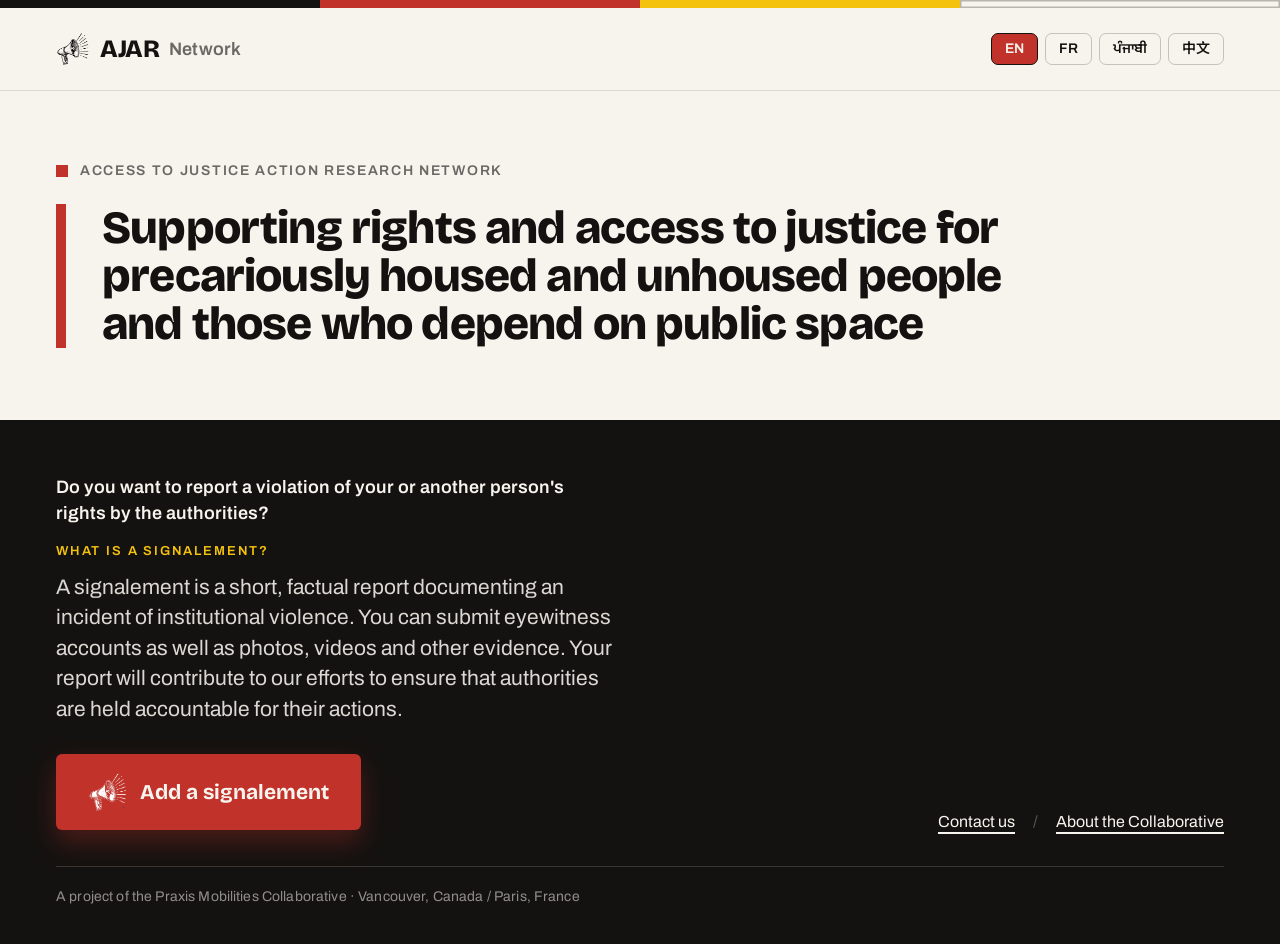
<file: index.html>
<!DOCTYPE html>
<html lang="en">
<head>
  <meta charset="utf-8">
  <meta name="viewport" content="width=device-width, initial-scale=1">
  <title>AJAR Network, Access to Justice Action Research</title>
  <link rel="icon" type="image/png" href="logo_ajar.png">
  <meta name="description" content="AJAR Network supports rights and access to justice for precariously housed and unhoused people and those who depend on public space.">
  <link rel="canonical" href="https://www.ajar.network/">

  <!-- Open Graph -->
  <meta property="og:type" content="website">
  <meta property="og:site_name" content="AJAR Network">
  <meta property="og:title" content="AJAR Network, Access to Justice Action Research">
  <meta property="og:description" content="Supporting rights and access to justice for precariously housed and unhoused people and those who depend on public space.">
  <meta property="og:url" content="https://www.ajar.network/">
  <meta property="og:image" content="https://www.ajar.network/logo_ajar.png">
  <meta property="og:locale" content="en">
  <meta property="og:locale:alternate" content="fr">

  <!-- Twitter -->
  <meta name="twitter:card" content="summary">
  <meta name="twitter:title" content="AJAR Network, Access to Justice Action Research">
  <meta name="twitter:description" content="Supporting rights and access to justice for precariously housed and unhoused people and those who depend on public space.">
  <meta name="twitter:image" content="https://www.ajar.network/logo_ajar.png">

  <!-- Structured data -->
  <script type="application/ld+json">
  {
    "@context": "https://schema.org",
    "@type": "NGO",
    "name": "AJAR Network",
    "alternateName": "Access to Justice Action Research",
    "url": "https://www.ajar.network/",
    "logo": "https://www.ajar.network/logo_ajar.png",
    "description": "Supporting rights and access to justice for precariously housed and unhoused people and those who depend on public space.",
    "email": "praxismobilitiescollaborative@proton.me",
    "parentOrganization": {
      "@type": "Organization",
      "name": "Praxis Mobilities Collaborative",
      "url": "https://praxismobilitiescollaborative.org"
    }
  }
  </script>

  <link rel="preconnect" href="https://fonts.googleapis.com">
  <link rel="preconnect" href="https://fonts.gstatic.com" crossorigin>
  <link href="https://fonts.googleapis.com/css2?family=Bricolage+Grotesque:opsz,wght@12..96,600;12..96,700;12..96,800&family=Archivo:wght@400;500;600;700&family=Noto+Sans+Gurmukhi:wght@400;600;700&family=Noto+Sans+SC:wght@400;700;900&display=swap" rel="stylesheet">
  <link rel="stylesheet" href="style.css?v=3">
</head>
<body>
  <div class="page">

    <!-- four-direction ribbon -->
    <div class="ribbon">
      <div class="ribbon-seg ribbon-ink"></div>
      <div class="ribbon-seg ribbon-red"></div>
      <div class="ribbon-seg ribbon-yellow"></div>
      <div class="ribbon-seg ribbon-cream"></div>
    </div>

    <!-- header -->
    <header class="header">
      <div class="wordmark">
        <img class="wordmark-logo" src="logo_ajar.png" alt="AJAR Network logo">
        <span class="wordmark-ajar">AJAR</span>
        <span class="wordmark-network">Network</span>
      </div>
      <nav class="lang-pills" id="langPills" aria-label="Language selector"></nav>
    </header>

    <!-- hero -->
    <section class="hero">
      <div class="hero-inner">
        <div class="eyebrow">
          <span class="eyebrow-square"></span>
          <span class="eyebrow-text" data-i18n="subtitle">Access to Justice Action Research Network</span>
        </div>
        <h1 class="statement" data-i18n="statement">Supporting rights and access to justice for precariously housed and unhoused people and those who depend on public space</h1>
      </div>
    </section>

    <!-- action band -->
    <section class="action-band">
      <div class="action-row">
        <div class="action-left">
          <p class="cta-prompt" data-i18n="ctaPrompt">Do you want to report a violation of your or another person's rights by the authorities?</p>
          <div class="whatis-label" data-i18n="whatisLabel">What is a signalement?</div>
          <p class="whatis" data-i18n="whatis">A signalement is a short, factual report documenting an incident of institutional violence. You can submit eyewitness accounts as well as photos, videos and other evidence. Your report will contribute to our efforts to ensure that authorities are held accountable for their actions.</p>
          <a href="https://cad-app.app.pushreset.fr/signalement" class="cta" target="_blank" rel="noopener noreferrer">
            <img class="cta-logo" src="logo_ajar_white.png" alt="">
            <span data-i18n="cta">Add a signalement</span>
          </a>
        </div>
        <div class="action-right">
          <div class="footer-links">
            <a href="mailto:praxismobilitiescollaborative@proton.me" data-i18n="contact">Contact us</a>
            <span class="divider">/</span>
            <a href="https://praxismobilitiescollaborative.org" data-i18n="about" target="_blank" rel="noopener noreferrer">About the Collaborative</a>
          </div>
        </div>
      </div>
      <div class="credit">A project of the Praxis Mobilities Collaborative · Vancouver, Canada / Paris, France</div>
    </section>

  </div>
  <script src="app.js?v=3"></script>
</body>
</html>
</file>
<file: style.css>
:root {
  --ink: #141210;
  --cream: #f7f4ee;
  --accent: #c0322a;
  --yellow: #f4c20d;
  --cta-text: #f7f4ee;
  --pad-x: 56px;
}

* { box-sizing: border-box; }
body { margin: 0; }
::selection { background: var(--yellow); color: var(--ink); }

.page {
  min-height: 100vh;
  display: flex;
  flex-direction: column;
  background: var(--cream);
  color: var(--ink);
  font-family: 'Archivo', 'Noto Sans SC', 'Noto Sans Gurmukhi', sans-serif;
  -webkit-font-smoothing: antialiased;
}

/* ribbon */
.ribbon { display: flex; height: 8px; flex: 0 0 auto; }
.ribbon-seg { flex: 1; }
.ribbon-ink { background: var(--ink); }
.ribbon-red { background: var(--accent); }
.ribbon-yellow { background: var(--yellow); }
.ribbon-cream { background: var(--cream); box-shadow: inset 0 0 0 1.5px rgba(20,18,16,0.28); }

/* header */
.header {
  flex: 0 0 auto;
  display: flex;
  justify-content: space-between;
  align-items: center;
  gap: 24px;
  padding: 24px var(--pad-x);
  border-bottom: 1.5px solid rgba(20,18,16,0.12);
  flex-wrap: wrap;
}
.wordmark { display: flex; align-items: center; gap: 10px; line-height: 1; }
.wordmark-logo { height: 34px; width: auto; display: block; }
.wordmark-ajar {
  font-family: 'Bricolage Grotesque', sans-serif;
  font-weight: 800; font-size: 25px; letter-spacing: -0.02em;
}
.wordmark-network {
  font-family: 'Archivo', sans-serif;
  font-weight: 600; font-size: 18px; letter-spacing: 0.01em;
  color: rgba(20,18,16,0.62);
}

/* language pills */
.lang-pills { display: flex; gap: 7px; flex-wrap: wrap; }
.lang-pills button {
  padding: 8px 13px;
  border: 1.5px solid rgba(20,18,16,0.22);
  border-radius: 7px;
  background: transparent;
  color: var(--ink);
  font: 600 14px 'Archivo', 'Noto Sans SC', 'Noto Sans Gurmukhi', sans-serif;
  cursor: pointer;
  line-height: 1;
  transition: border-color .15s ease;
}
.lang-pills button:hover { border-color: var(--ink); }
.lang-pills button.active {
  border-color: var(--ink);
  background: var(--accent);
  color: var(--cta-text);
}

/* hero */
.hero {
  flex: 1;
  position: relative;
  overflow: hidden;
  display: flex;
  align-items: center;
  padding: 72px var(--pad-x);
}
.hero-inner { position: relative; z-index: 2; width: 100%; max-width: 1320px; margin: 0 auto; }
.eyebrow { display: flex; align-items: center; gap: 12px; margin-bottom: 26px; }
.eyebrow-square { width: 12px; height: 12px; background: var(--accent); flex: 0 0 auto; }
.eyebrow-text {
  font-weight: 600; font-size: 14px; letter-spacing: 0.12em;
  text-transform: uppercase; color: rgba(20,18,16,0.62);
}
.statement {
  margin: 0;
  border-left: 10px solid var(--accent);
  padding-left: 36px;
  font-family: 'Bricolage Grotesque', 'Noto Sans SC', 'Noto Sans Gurmukhi', sans-serif;
  font-weight: 800;
  font-size: clamp(30px, 3.6vw, 54px);
  line-height: 1.04; letter-spacing: -0.018em;
  color: var(--ink); text-wrap: balance;
}

/* action band */
.action-band {
  flex: 0 0 auto;
  background: var(--ink);
  color: var(--cream);
  padding: 54px var(--pad-x) 40px;
}
.action-row {
  max-width: 1320px; margin: 0 auto;
  display: flex; justify-content: space-between; align-items: flex-end;
  gap: 56px; flex-wrap: wrap;
}
.action-left { flex: 1 1 420px; min-width: 300px; }
.whatis-label {
  font-weight: 600; font-size: 13px; letter-spacing: 0.14em;
  text-transform: uppercase; color: var(--yellow); margin-bottom: 14px;
}
.whatis {
  margin: 0 0 30px; max-width: 560px;
  font-size: 21px; line-height: 1.45; color: rgba(247,244,238,0.88);
  font-family: 'Archivo', 'Noto Sans SC', 'Noto Sans Gurmukhi', sans-serif;
}
.cta-prompt {
  margin: 0 0 18px; max-width: 560px;
  font-size: 18px; line-height: 1.45; font-weight: 600;
  color: var(--cream);
  font-family: 'Archivo', 'Noto Sans SC', 'Noto Sans Gurmukhi', sans-serif;
}
.cta {
  display: inline-flex; align-items: center; gap: 12px;
  font-family: 'Bricolage Grotesque', sans-serif;
  font-weight: 700; font-size: 21px; text-decoration: none;
  background: var(--accent); color: var(--cta-text);
  padding: 18px 32px; border-radius: 6px;
  box-shadow: 0 12px 26px rgba(192,50,42,0.32);
  transition: transform .18s ease, background .18s ease, box-shadow .18s ease, color .18s ease;
}
.cta:hover {
  background: var(--yellow); color: var(--ink);
  transform: translateY(-3px);
  box-shadow: 0 18px 38px rgba(244,194,13,0.42);
}
.cta-logo { height: 40px; width: auto; display: block; }

.action-right {
  flex: 0 1 auto;
  display: flex; flex-direction: column; align-items: flex-end;
  gap: 14px; text-align: right;
}
.footer-links { display: flex; align-items: center; gap: 18px; font-size: 16px; }
.footer-links a {
  color: var(--cream); text-decoration: underline;
  text-underline-offset: 5px; text-decoration-thickness: 1.5px;
  transition: color .15s ease;
}
.footer-links a:hover { color: var(--yellow); }
.divider { color: rgba(247,244,238,0.3); }

.credit {
  max-width: 1320px; margin: 36px auto 0;
  padding-top: 22px;
  border-top: 1.5px solid rgba(247,244,238,0.16);
  font-size: 14px; color: rgba(247,244,238,0.55); letter-spacing: 0.01em;
}

/* responsive */
@media (max-width: 640px) {
  :root { --pad-x: 24px; }
  .hero { padding: 48px var(--pad-x); }
  .action-right { align-items: flex-start; text-align: left; }
}
</file>
